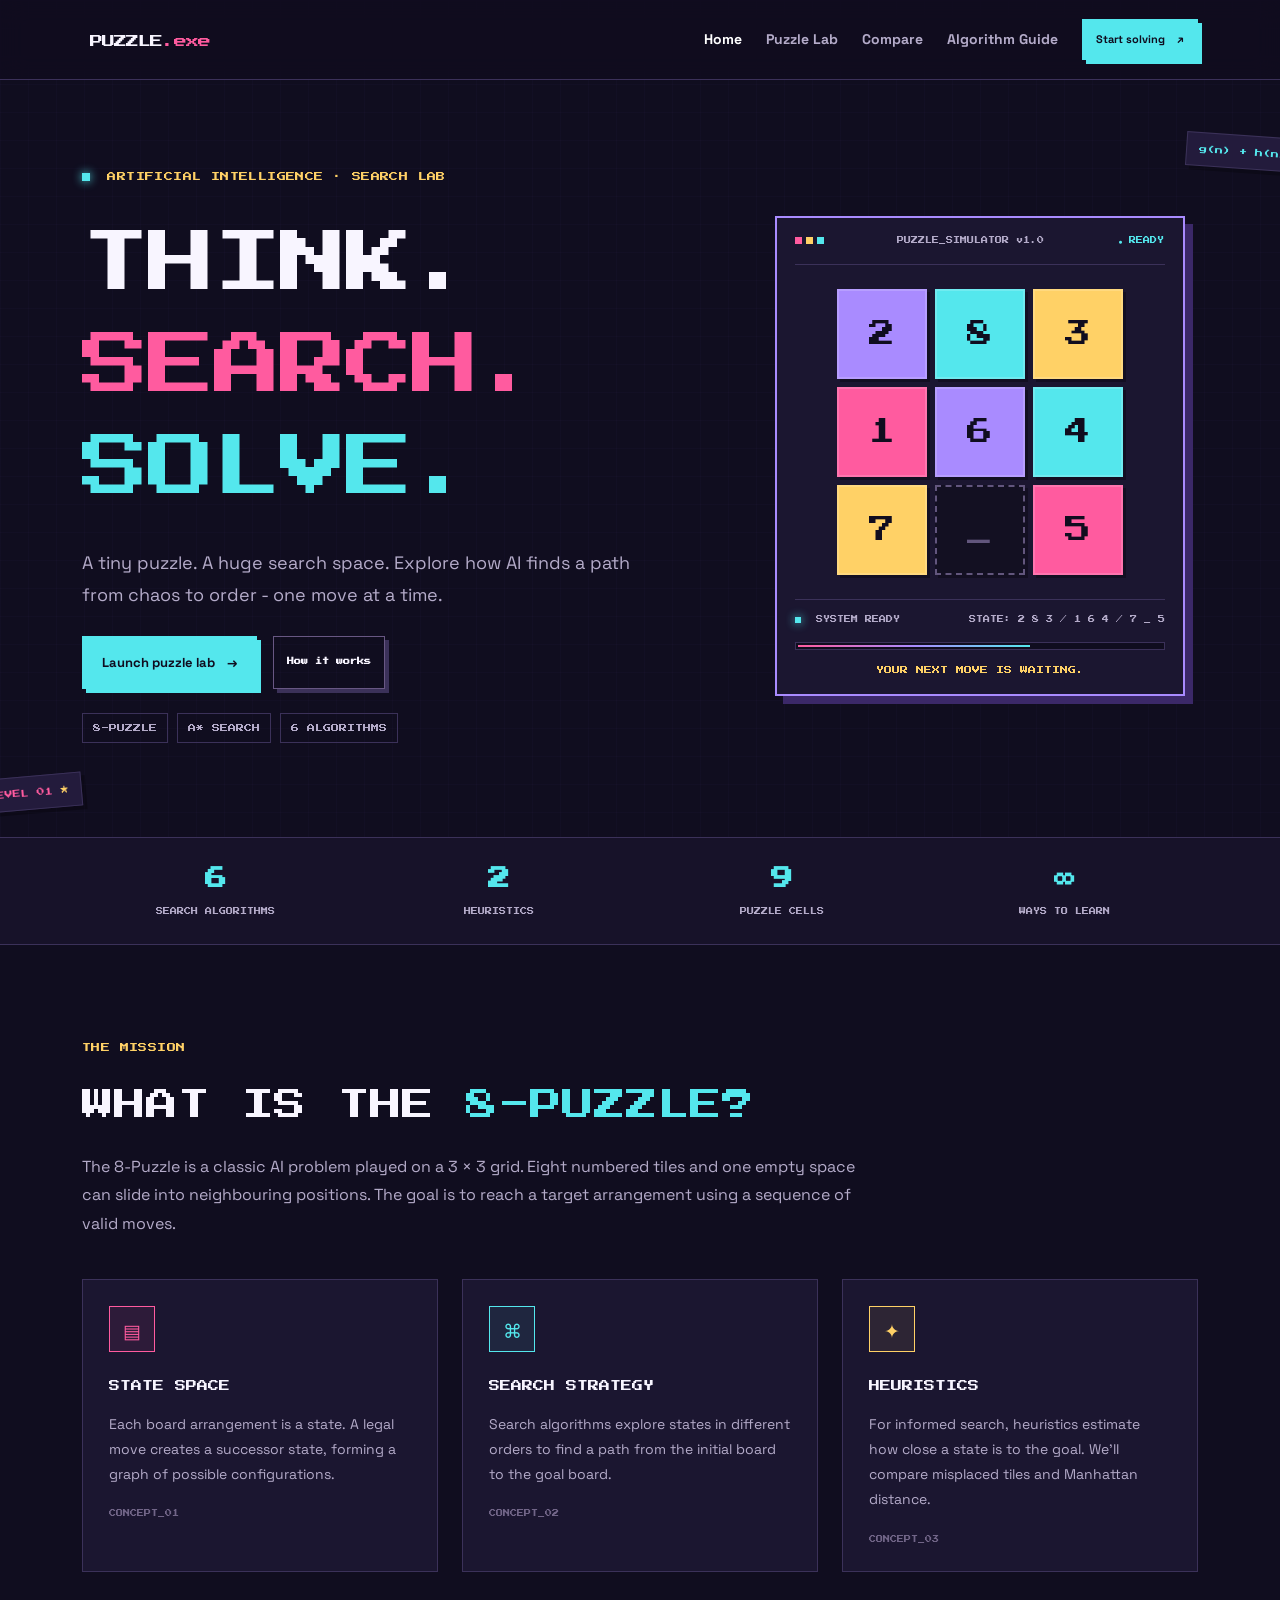
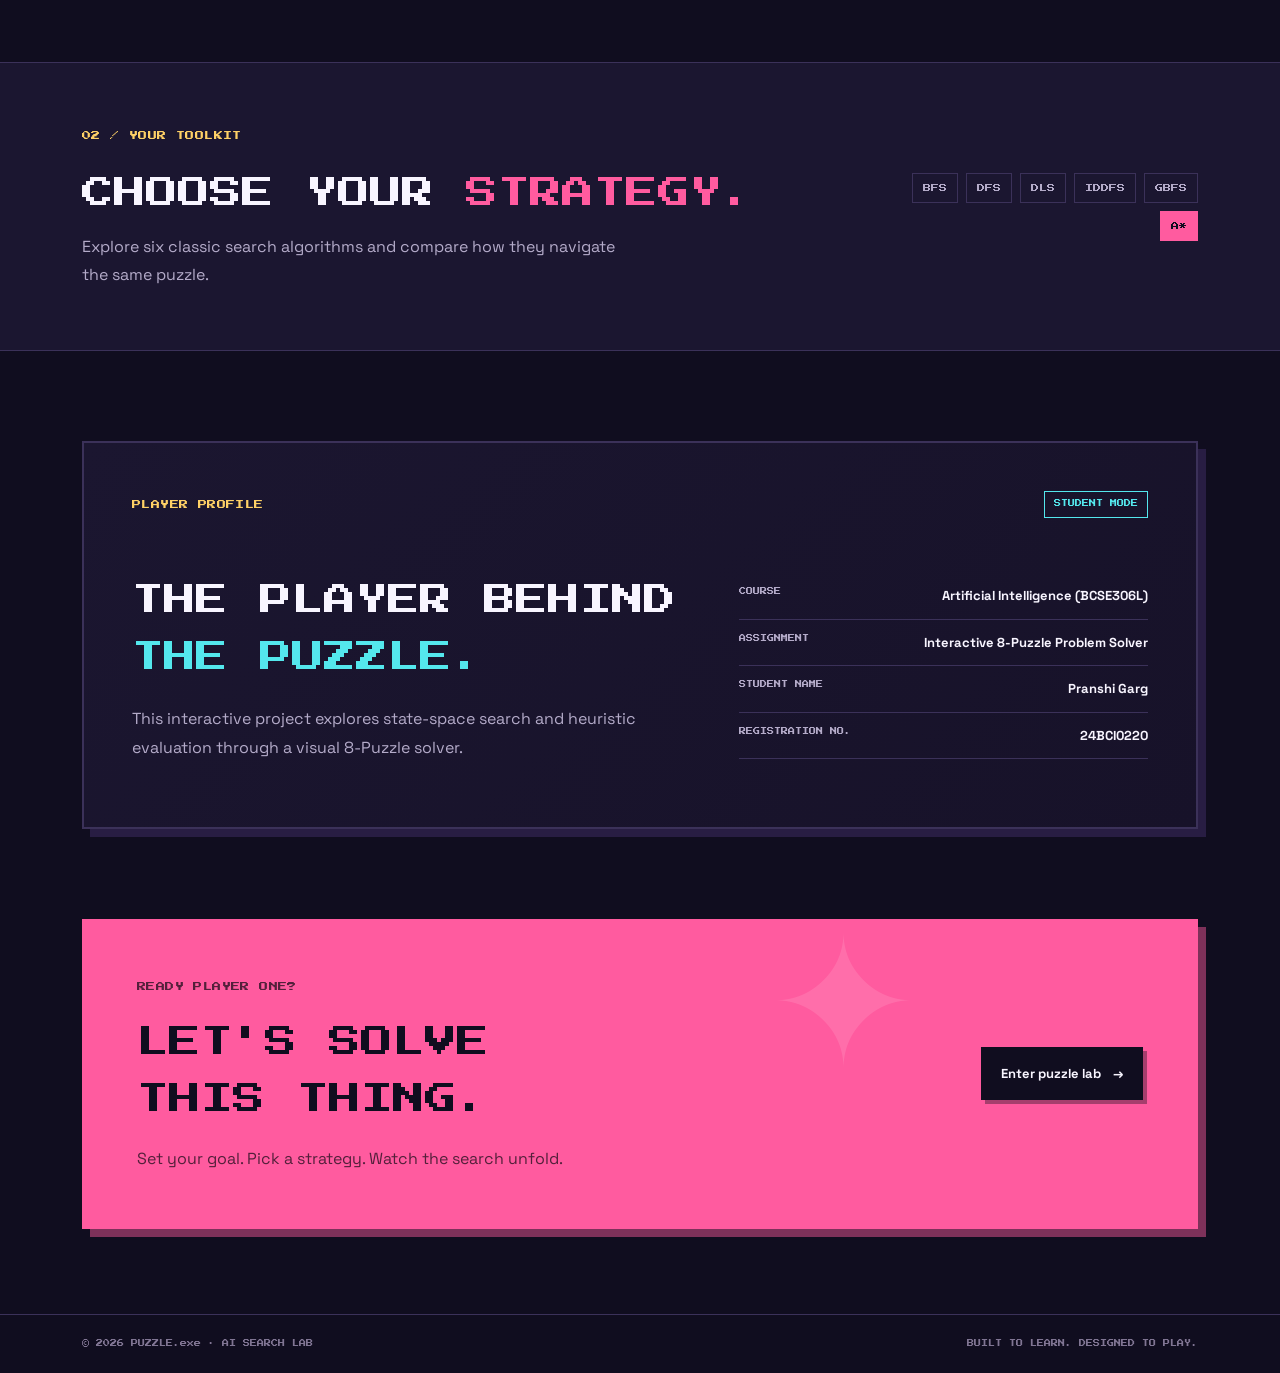
<file: index.html>
<!DOCTYPE html>
<html lang="en">
<head>
  <meta charset="UTF-8">
  <meta name="viewport" content="width=device-width, initial-scale=1.0">
  <meta name="description" content="An interactive 8-Puzzle visualizer for exploring AI state-space search algorithms.">
  <title>PUZZLE.exe | AI Search Lab</title>

  <!-- Bootstrap -->
  <link href="https://cdn.jsdelivr.net/npm/bootstrap@5.3.3/dist/css/bootstrap.min.css" rel="stylesheet">
  <link rel="preconnect" href="https://fonts.googleapis.com">
  <link rel="preconnect" href="https://fonts.gstatic.com" crossorigin>
  <link href="https://fonts.googleapis.com/css2?family=Press+Start+2P&family=Space+Grotesk:wght@400;500;600;700&display=swap" rel="stylesheet">
  <link rel="stylesheet" href="css/style.css">
</head>
<body>
  <div class="pixel-grid" aria-hidden="true"></div>

  <nav class="navbar navbar-expand-lg navbar-dark site-nav">
    <div class="container">
      <a class="navbar-brand brand-mark" href="index.html"><span class="brand-icon"></span> PUZZLE<span class="brand-dot">.exe</span></a>
      <button class="navbar-toggler" type="button" data-bs-toggle="collapse" data-bs-target="#mainNav"
        aria-controls="mainNav" aria-expanded="false" aria-label="Toggle navigation">
        <span class="navbar-toggler-icon"></span>
      </button>
      <div class="collapse navbar-collapse" id="mainNav">
        <ul class="navbar-nav ms-auto align-items-lg-center gap-lg-2">
          <li class="nav-item"><a class="nav-link active" aria-current="page" href="index.html">Home</a></li>
          <li class="nav-item"><a class="nav-link" href="puzzle.html">Puzzle Lab</a></li>
          <li class="nav-item"><a class="nav-link" href="comparison.html">Compare</a></li>
          <li class="nav-item"><a class="nav-link" href="algorithms.html">Algorithm Guide</a></li>
          <li class="nav-item ms-lg-2"><a class="btn btn-pixel btn-small" href="puzzle.html">Start solving <span aria-hidden="true">↗</span></a></li>
        </ul>
      </div>
    </div>
  </nav>

  <main>
    <section class="hero-section container">
      <div class="row align-items-center g-5">
        <div class="col-lg-7">
          <div class="eyebrow"><span class="status-dot"></span> ARTIFICIAL INTELLIGENCE · SEARCH LAB</div>
          <h1 class="hero-title">THINK.<br><span class="text-pink">SEARCH.</span><br><span class="text-cyan">SOLVE.</span></h1>
          <p class="hero-copy">A tiny puzzle. A huge search space. Explore how AI finds a path from chaos to order - one move at a time.</p>
          <div class="d-flex flex-wrap gap-3 mt-4">
            <a class="btn btn-pixel" href="puzzle.html">Launch puzzle lab <span aria-hidden="true">→</span></a>
            <a class="btn btn-outline-pixel" href="#about">How it works</a>
          </div>
          <div class="hero-tags mt-4">
            <span>8-PUZZLE</span><span>A* SEARCH</span><span>6 ALGORITHMS</span>
          </div>
        </div>

        <div class="col-lg-5">
          <div class="arcade-card" aria-label="Decorative example of an 8-puzzle board">
            <div class="arcade-topbar">
              <span class="window-lights"><i></i><i></i><i></i></span>
              <span>PUZZLE_SIMULATOR v1.0</span>
              <span class="live-label">● READY</span>
            </div>
            <div class="puzzle-preview">
              <div class="tile tile-purple">2</div><div class="tile tile-cyan">8</div><div class="tile tile-yellow">3</div>
              <div class="tile tile-pink">1</div><div class="tile tile-purple">6</div><div class="tile tile-cyan">4</div>
              <div class="tile tile-yellow">7</div><div class="tile tile-empty"><span>_</span></div><div class="tile tile-pink">5</div>
            </div>
            <div class="arcade-status">
              <span><span class="status-dot"></span> SYSTEM READY</span>
              <span>STATE: 2 8 3 / 1 6 4 / 7 _ 5</span>
            </div>
            <div class="pixel-progress"><span></span></div>
            <p class="arcade-caption">YOUR NEXT MOVE IS WAITING.</p>
          </div>
          <div class="floating-chip chip-one">g(n) + h(n)</div>
          <div class="floating-chip chip-two">LEVEL 01 <span>★</span></div>
        </div>
      </div>
    </section>

    <section class="stats-strip">
      <div class="container">
        <div class="row g-3 text-center">
          <div class="col-6 col-md-3"><div class="stat-item"><strong>6</strong><span>SEARCH ALGORITHMS</span></div></div>
          <div class="col-6 col-md-3"><div class="stat-item"><strong>2</strong><span>HEURISTICS</span></div></div>
          <div class="col-6 col-md-3"><div class="stat-item"><strong>9</strong><span>PUZZLE CELLS</span></div></div>
          <div class="col-6 col-md-3"><div class="stat-item"><strong>∞</strong><span>WAYS TO LEARN</span></div></div>
        </div>
      </div>
    </section>

    <section class="section-pad container" id="about">
      <div class="section-heading">
        <span class="section-kicker">THE MISSION</span>
        <h2>WHAT IS THE <span class="text-cyan">8-PUZZLE?</span></h2>
        <p>The 8-Puzzle is a classic AI problem played on a 3 × 3 grid. Eight numbered tiles and one empty space can slide into neighbouring positions. The goal is to reach a target arrangement using a sequence of valid moves.</p>
      </div>
      <div class="row g-4 mt-2">
        <div class="col-md-4">
          <article class="info-card">
            <div class="card-icon icon-pink">▤</div>
            <h3>STATE SPACE</h3>
            <p>Each board arrangement is a state. A legal move creates a successor state, forming a graph of possible configurations.</p>
            <span class="card-index">CONCEPT_01</span>
          </article>
        </div>
        <div class="col-md-4">
          <article class="info-card">
            <div class="card-icon icon-cyan">⌘</div>
            <h3>SEARCH STRATEGY</h3>
            <p>Search algorithms explore states in different orders to find a path from the initial board to the goal board.</p>
            <span class="card-index">CONCEPT_02</span>
          </article>
        </div>
        <div class="col-md-4">
          <article class="info-card">
            <div class="card-icon icon-yellow">✦</div>
            <h3>HEURISTICS</h3>
            <p>For informed search, heuristics estimate how close a state is to the goal. We'll compare misplaced tiles and Manhattan distance.</p>
            <span class="card-index">CONCEPT_03</span>
          </article>
        </div>
      </div>
    </section>

    <section class="algorithm-band">
      <div class="container algorithm-band-inner">
        <div>
          <span class="section-kicker">02 / YOUR TOOLKIT</span>
          <h2>CHOOSE YOUR <span class="text-pink">STRATEGY.</span></h2>
          <p>Explore six classic search algorithms and compare how they navigate the same puzzle.</p>
        </div>
        <div class="algorithm-pills" aria-label="Available search algorithms">
          <span>BFS</span><span>DFS</span><span>DLS</span><span>IDDFS</span><span>GBFS</span><span class="pill-active">A*</span>
        </div>
      </div>
    </section>

    <section class="section-pad container">
      <div class="student-panel">
        <div class="student-panel-header">
          <span class="section-kicker">PLAYER PROFILE</span>
          <span class="profile-badge">STUDENT MODE</span>
        </div>
        <div class="row g-4 align-items-center">
          <div class="col-md-7">
            <h2>THE PLAYER BEHIND<br><span class="text-cyan">THE PUZZLE.</span></h2>
            <p class="muted-copy">This interactive project explores state-space search and heuristic evaluation through a visual 8-Puzzle solver.</p>
          </div>
          <div class="col-md-5">
            <div class="detail-row"><span>COURSE</span><strong>Artificial Intelligence (BCSE306L)</strong></div>
            <div class="detail-row"><span>ASSIGNMENT</span><strong>Interactive 8-Puzzle Problem Solver</strong></div>
            <div class="detail-row"><span>STUDENT NAME</span><strong>Pranshi Garg</strong></div>
            <div class="detail-row"><span>REGISTRATION NO.</span><strong>24BCI0220</strong></div>
          </div>
        </div>
      </div>
    </section>

    <section class="final-cta container">
      <div class="cta-box">
        <div>
          <span class="section-kicker">READY PLAYER ONE?</span>
          <h2>LET'S SOLVE<br>THIS THING.</h2>
          <p>Set your goal. Pick a strategy. Watch the search unfold.</p>
        </div>
        <a href="puzzle.html" class="btn btn-pixel">Enter puzzle lab <span aria-hidden="true">→</span></a>
        <span class="cta-decoration" aria-hidden="true">✦</span>
      </div>
    </section>
  </main>

  <footer class="site-footer">
    <div class="container d-flex flex-column flex-md-row justify-content-between gap-2">
      <span>© <span id="currentYear"></span> PUZZLE.exe · AI SEARCH LAB</span>
      <span>BUILT TO LEARN. DESIGNED TO PLAY.</span>
    </div>
  </footer>

  <script src="https://cdn.jsdelivr.net/npm/bootstrap@5.3.3/dist/js/bootstrap.bundle.min.js"></script>
  <script src="js/app.js"></script>
</body>
</html>
</file>
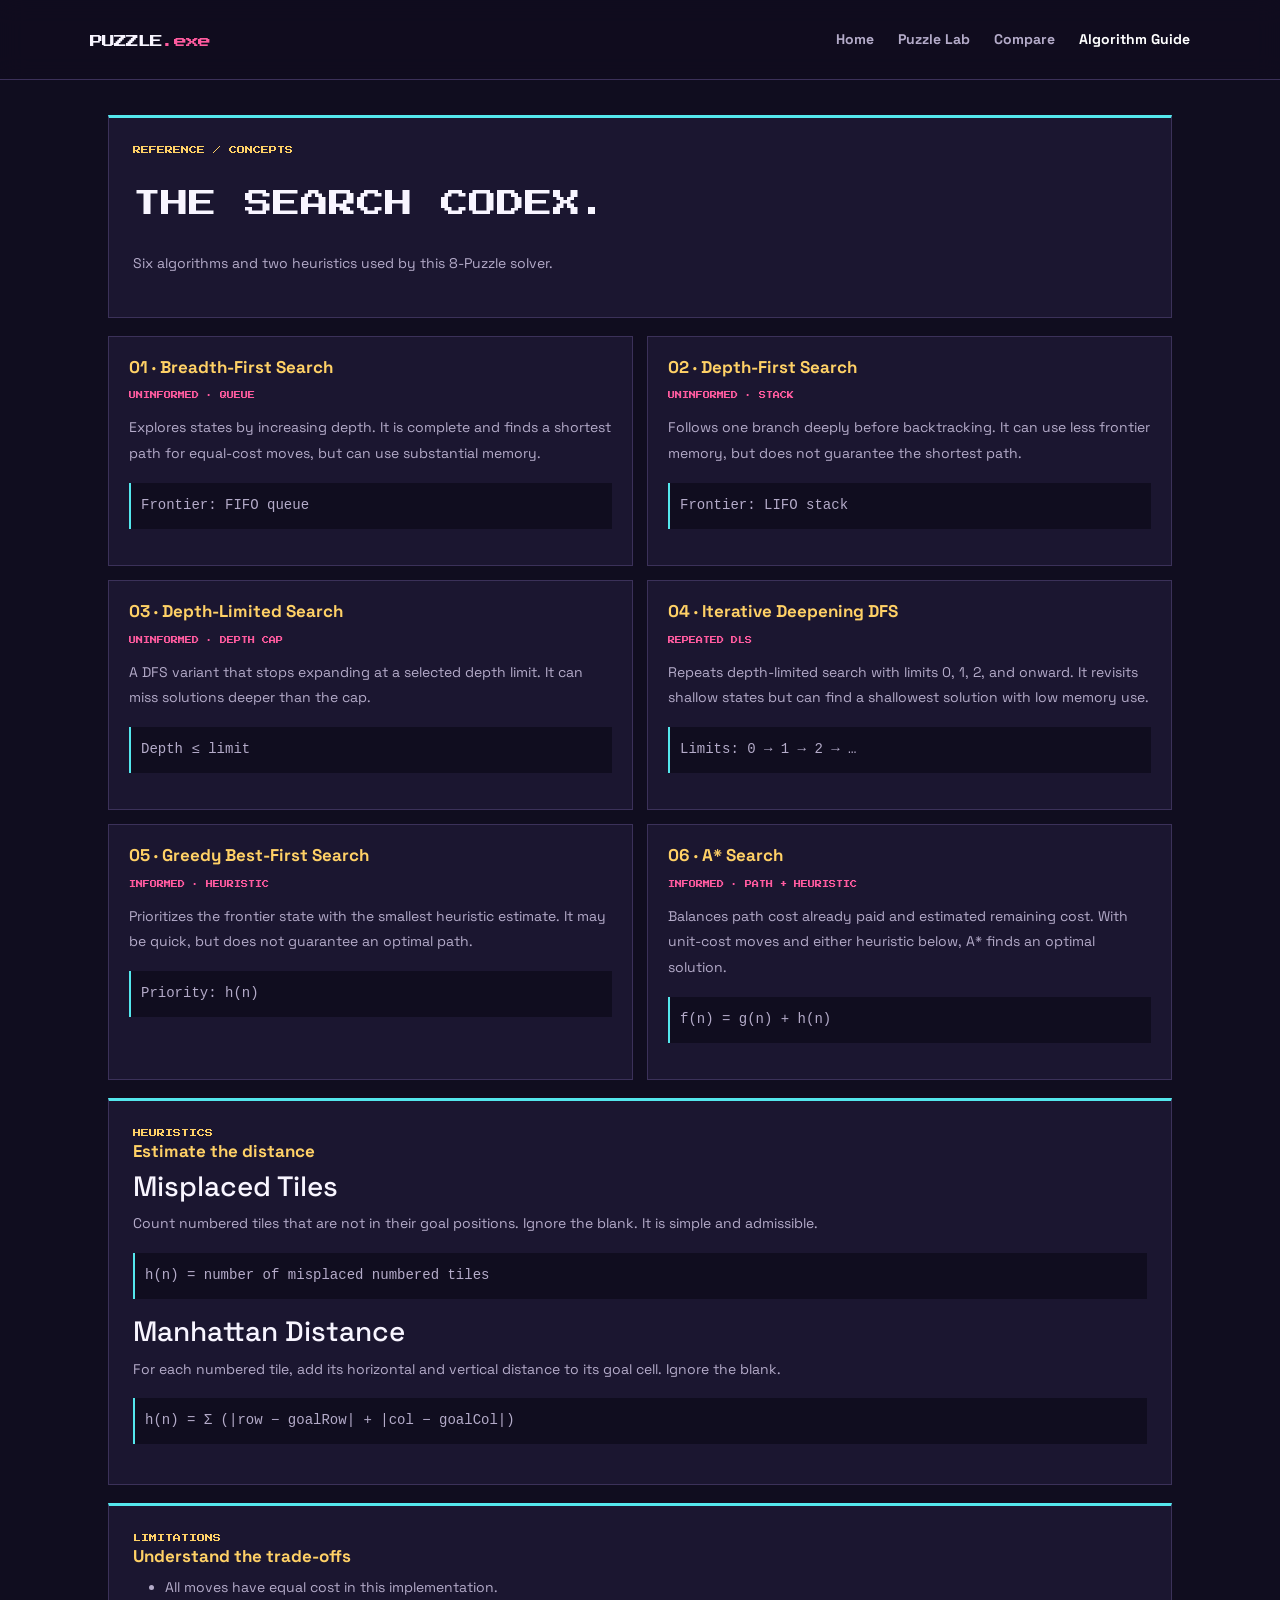
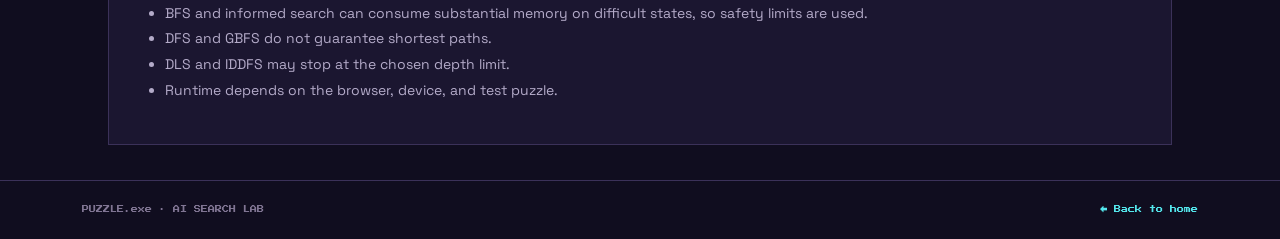
<file: algorithms.html>
<!doctype html>
<html lang="en">

<head>
    <meta charset="utf-8">
    <meta name="viewport" content="width=device-width, initial-scale=1">
    <title>Algorithm Guide | 8-Puzzle AI</title>
    
    <link href="https://cdn.jsdelivr.net/npm/bootstrap@5.3.3/dist/css/bootstrap.min.css" rel="stylesheet">
    <link rel="preconnect" href="https://fonts.googleapis.com">
    <link rel="preconnect" href="https://fonts.gstatic.com" crossorigin>
    <link href="https://fonts.googleapis.com/css2?family=Press+Start+2P&family=Space+Grotesk:wght@400;500;600;700&display=swap" rel="stylesheet">
    <link rel="stylesheet" href="css/style.css">

    
    <style>
        body {
            background: var(--bg);
            color: var(--white);
            font-family: var(--body);
        }

        .guide-wrap {
            max-width: 1100px;
            margin: 35px auto;
            padding: 0 18px;
        }

        .guide-hero,
        .guide-card {
            padding: 24px;
            margin: 18px 0;
            background: var(--panel);
            border: 1px solid var(--line);
            border-top: 3px solid var(--cyan);
        }

        .guide-kicker {
            color: var(--yellow);
            font-family: var(--pixel);
            font-size: 8px;
            line-height: 2;
        }

        .guide-hero h1 {
            font-family: var(--pixel);
            font-size: clamp(17px, 3vw, 28px);
            line-height: 1.9;
            margin: 20px 0;
        }

        .guide-grid {
            display: grid;
            grid-template-columns: repeat(2, minmax(0, 1fr));
            gap: 14px;
        }

        .guide-alg {
            padding: 20px;
            background: var(--panel);
            border: 1px solid var(--line);
        }

        .guide-alg h2,
        .guide-card h2 {
            color: var(--yellow);
            font-size: 17px;
            font-weight: 700;
        }

        .guide-tag {
            color: var(--pink);
            font-family: var(--pixel);
            font-size: 7px;
            line-height: 2;
            margin: 12px 0;
        }

        .guide-alg p,
        .guide-card p,
        .guide-card li,
        .guide-hero p {
            color: var(--muted);
            font-size: 14px;
            line-height: 1.85;
        }

        .guide-formula {
            padding: 10px;
            background: var(--bg);
            border-left: 2px solid var(--cyan);
            color: var(--cyan);
            font-family: monospace;
            overflow-wrap: anywhere;
        }

        @media (max-width: 650px) {
            .guide-grid {
                grid-template-columns: 1fr;
            }

            .guide-hero,
            .guide-card {
                padding: 17px;
            }
        }
    </style>

</head>

<body>
    <nav class="navbar navbar-expand-lg navbar-dark site-nav">
        <div class="container">
        <a class="navbar-brand brand-mark" href="index.html"><span class="brand-icon"></span> PUZZLE<span class="brand-dot">.exe</span></a>
        <button class="navbar-toggler" type="button" data-bs-toggle="collapse" data-bs-target="#mainNav" aria-controls="mainNav" aria-expanded="false" aria-label="Toggle navigation">
            <span class="navbar-toggler-icon"></span>
        </button>
        <div class="collapse navbar-collapse" id="mainNav">
            <ul class="navbar-nav ms-auto align-items-lg-center gap-lg-2">
            <li class="nav-item"><a class="nav-link" href="index.html">Home</a></li>
            <li class="nav-item"><a class="nav-link" href="puzzle.html">Puzzle Lab</a></li>
            <li class="nav-item"><a class="nav-link" href="comparison.html">Compare</a></li>
            <li class="nav-item"><a class="nav-link active" aria-current="page" href="algorithms.html">Algorithm Guide</a></li>
            </ul>
        </div>
        </div>
    </nav>
    <main class="guide-wrap">
        <header class="guide-hero">
            <div class="guide-kicker">REFERENCE / CONCEPTS</div>
            <h1>THE SEARCH CODEX.</h1>
            <p>Six algorithms and two heuristics used by this 8-Puzzle solver.</p>
        </header>
        <section class="guide-grid">
            <article class="guide-alg">
                <h2>01 · Breadth-First Search</h2>
                <div class="guide-tag">UNINFORMED · QUEUE</div>
                <p>Explores states by increasing depth. It is complete and finds a shortest path for equal-cost moves,
                    but can use substantial memory.</p>
                <p class="guide-formula">Frontier: FIFO queue</p>
            </article>
            <article class="guide-alg">
                <h2>02 · Depth-First Search</h2>
                <div class="guide-tag">UNINFORMED · STACK</div>
                <p>Follows one branch deeply before backtracking. It can use less frontier memory, but does not
                    guarantee the shortest path.</p>
                <p class="guide-formula">Frontier: LIFO stack</p>
            </article>
            <article class="guide-alg">
                <h2>03 · Depth-Limited Search</h2>
                <div class="guide-tag">UNINFORMED · DEPTH CAP</div>
                <p>A DFS variant that stops expanding at a selected depth limit. It can miss solutions deeper than the
                    cap.</p>
                <p class="guide-formula">Depth ≤ limit</p>
            </article>
            <article class="guide-alg">
                <h2>04 · Iterative Deepening DFS</h2>
                <div class="guide-tag">REPEATED DLS</div>
                <p>Repeats depth-limited search with limits 0, 1, 2, and onward. It revisits shallow states but can find
                    a shallowest solution with low memory use.</p>
                <p class="guide-formula">Limits: 0 → 1 → 2 → …</p>
            </article>
            <article class="guide-alg">
                <h2>05 · Greedy Best-First Search</h2>
                <div class="guide-tag">INFORMED · HEURISTIC</div>
                <p>Prioritizes the frontier state with the smallest heuristic estimate. It may be quick, but does not
                    guarantee an optimal path.</p>
                <p class="guide-formula">Priority: h(n)</p>
            </article>
            <article class="guide-alg">
                <h2>06 · A* Search</h2>
                <div class="guide-tag">INFORMED · PATH + HEURISTIC</div>
                <p>Balances path cost already paid and estimated remaining cost. With unit-cost moves and either
                    heuristic below, A* finds an optimal solution.</p>
                <p class="guide-formula">f(n) = g(n) + h(n)</p>
            </article>
        </section>
        <section class="guide-card">
            <div class="guide-kicker">HEURISTICS</div>
            <h2>Estimate the distance</h2>
            <h3>Misplaced Tiles</h3>
            <p>Count numbered tiles that are not in their goal positions. Ignore the blank. It is simple and admissible.
            </p>
            <p class="guide-formula">h(n) = number of misplaced numbered tiles</p>
            <h3>Manhattan Distance</h3>
            <p>For each numbered tile, add its horizontal and vertical distance to its goal cell. Ignore the blank.</p>
            <p class="guide-formula">h(n) = Σ (|row − goalRow| + |col − goalCol|)</p>
        </section>
        <section class="guide-card">
            <div class="guide-kicker">LIMITATIONS</div>
            <h2>Understand the trade-offs</h2>
            <ul>
                <li>All moves have equal cost in this implementation.</li>
                <li>BFS and informed search can consume substantial memory on difficult states, so safety limits are
                    used.</li>
                <li>DFS and GBFS do not guarantee shortest paths.</li>
                <li>DLS and IDDFS may stop at the chosen depth limit.</li>
                <li>Runtime depends on the browser, device, and test puzzle.</li>
            </ul>
        </section>
    </main>

    <footer class="site-footer"><div class="container d-flex flex-column flex-md-row justify-content-between gap-2"><span>PUZZLE.exe · AI SEARCH LAB</span><a class="footer-link" href="index.html">← Back to home</a></div></footer>

</body>

</html>
</file>
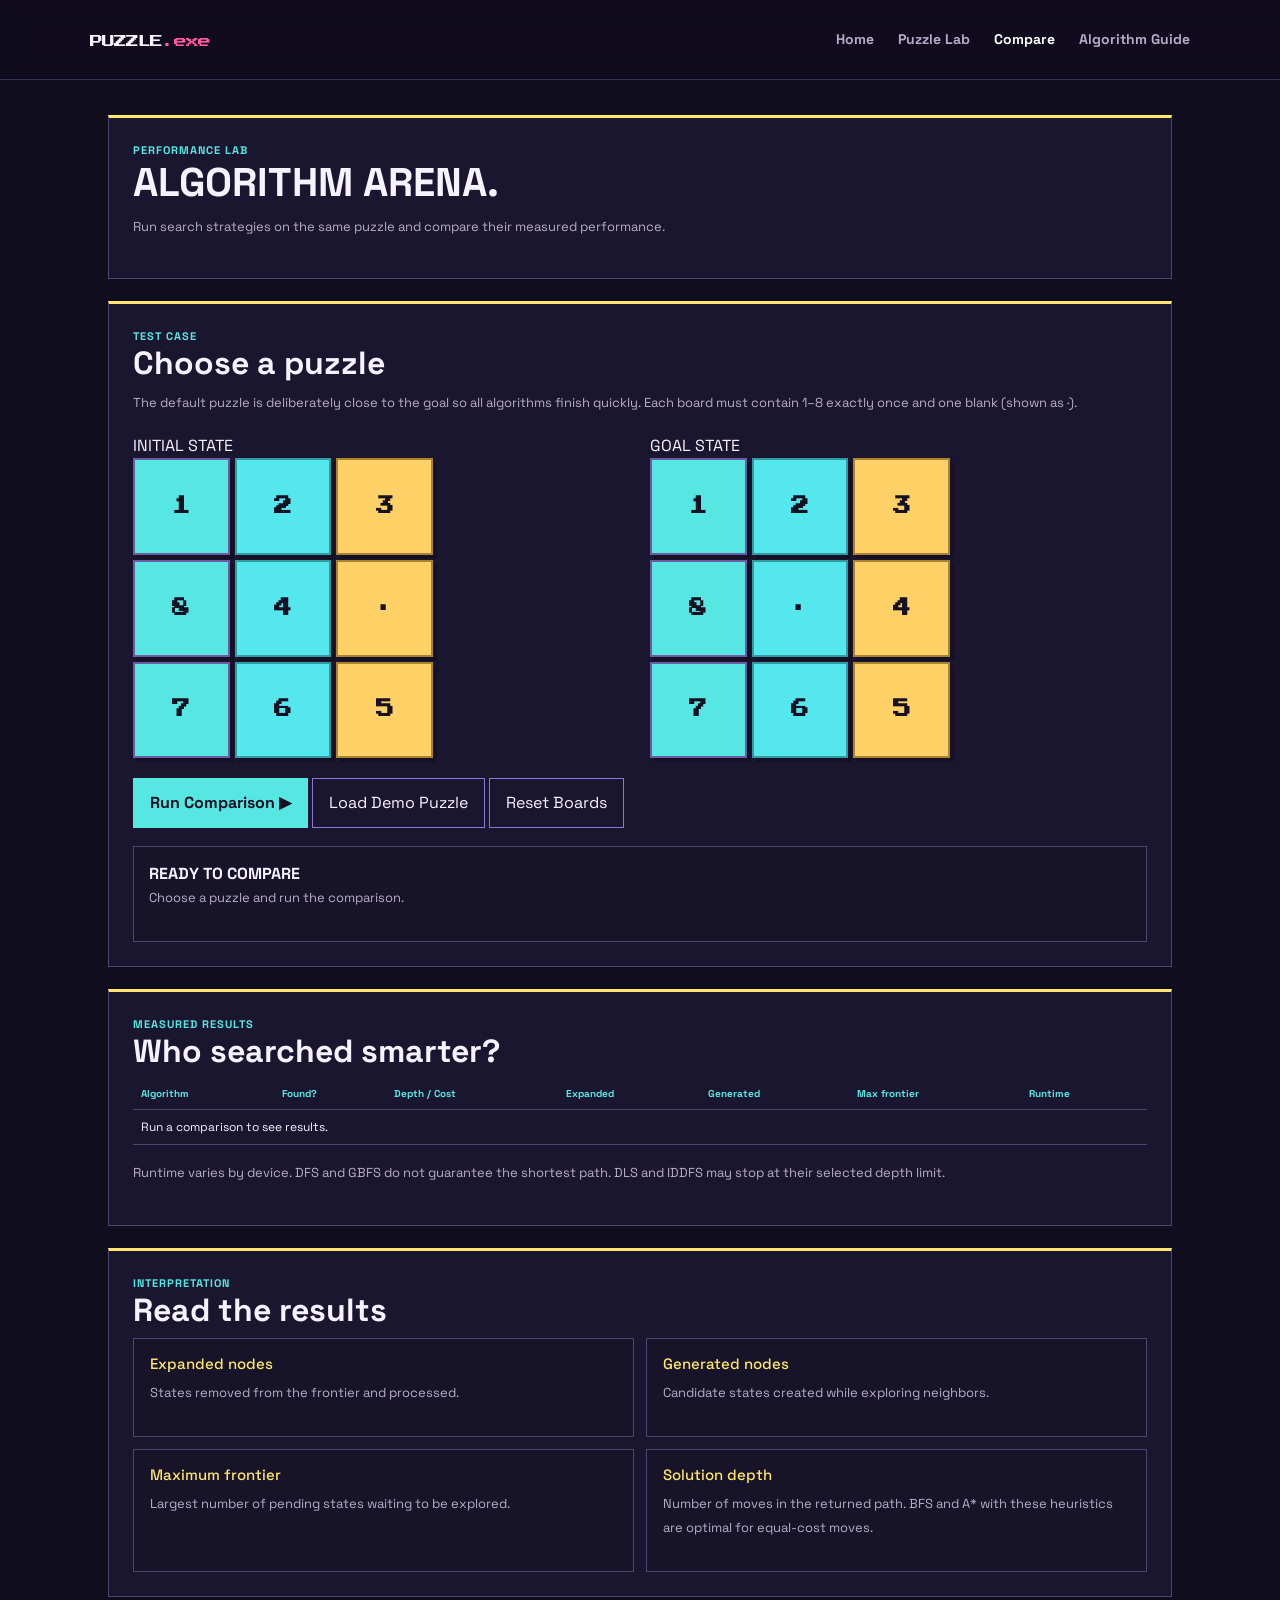
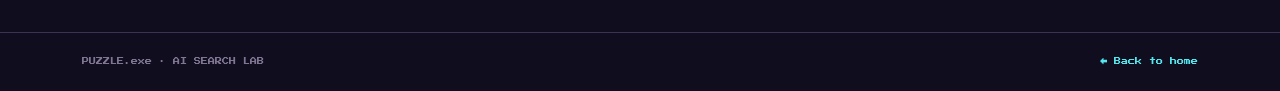
<file: comparison.html>
<!doctype html>
<html lang="en">

<head>
    <meta charset="utf-8">
    <meta name="viewport" content="width=device-width, initial-scale=1">
    <title>Algorithm Arena | 8-Puzzle AI</title>
    <link href="https://cdn.jsdelivr.net/npm/bootstrap@5.3.3/dist/css/bootstrap.min.css" rel="stylesheet">
    <link rel="preconnect" href="https://fonts.googleapis.com">
    <link rel="preconnect" href="https://fonts.gstatic.com" crossorigin>
    <link href="https://fonts.googleapis.com/css2?family=Press+Start+2P&family=Space+Grotesk:wght@400;500;600;700&display=swap" rel="stylesheet">
    <link rel="stylesheet" href="css/style.css">
    <style>

        .compare-wrap {
            max-width: 1100px;
            margin: 35px auto;
            padding: 0 18px
        }

        .panel {
            margin: 22px 0;
            padding: 24px;
            background: #1b1630;
            border: 1px solid #51446e;
            border-top: 3px solid #ffe66d;
            color: #f7f2ff
        }

        .panel h1,
        .panel h2 {
            font-weight: 800
        }

        .muted {
            color: #b8adc9;
            font-size: 13px;
            line-height: 1.8
        }

        .boards {
            display: grid;
            grid-template-columns: repeat(2, minmax(0, 1fr));
            gap: 20px;
            margin: 20px 0
        }

        .edit-board {
            display: grid;
            grid-template-columns: repeat(3, minmax(0, 1fr));
            gap: 5px;
            max-width: 300px
        }

        .tile-select {
            width: 100%;
            min-width: 0;
            aspect-ratio: 1;
            text-align: center;
            border-radius: 0;
            background: #57e7e2;
            color: #151022;
            font-weight: bold;
            font-size: 18px;
            padding: 0
        }

        .pixel-button {
            padding: 12px 16px;
            border: 1px solid #57e7e2;
            background: #57e7e2;
            color: #151022;
            font-weight: bold;
            border-radius: 0
        }

        .outline-button {
            padding: 12px 16px;
            border: 1px solid #8e75d9;
            background: transparent;
            color: #f7f2ff;
            border-radius: 0
        }

        .status {
            margin-top: 18px;
            padding: 15px;
            background: #171329;
            border: 1px solid #51446e;
            color: #f7f2ff
        }

        .table {
            color: #f7f2ff;
            --bs-table-bg: transparent;
            --bs-table-color: #f7f2ff;
            --bs-table-border-color: #51446e;
            font-size: 12px
        }

        .table th {
            color: #57e7e2;
            font-size: 10px
        }

        .table td,
        .table th {
            white-space: nowrap
        }

        .good {
            color: #4bc89a
        }

        .bad {
            color: #ff70a6
        }

        .explain-grid {
            display: grid;
            grid-template-columns: repeat(2, minmax(0, 1fr));
            gap: 12px
        }

        .explain-grid article {
            padding: 16px;
            background: #171329;
            border: 1px solid #51446e
        }

        .explain-grid h3 {
            color: #ffe66d;
            font-size: 15px
        }

        .small-title {
            color: #57e7e2;
            font-size: 11px;
            font-weight: bold;
            letter-spacing: 1px
        }

        .navline {
            padding: 18px 0;
            border-bottom: 1px solid #51446e
        }

        .navline a {
            color: #f7f2ff;
            margin-right: 18px;
            text-decoration: none
        }

        .navline a:hover {
            color: #57e7e2
        }

        @media(max-width:650px) {

            .boards,
            .explain-grid {
                grid-template-columns: 1fr
            }

            .panel {
                padding: 16px
            }
        }
    </style>
</head>

<body>
    <nav class="navbar navbar-expand-lg navbar-dark site-nav">
        <div class="container">
        <a class="navbar-brand brand-mark" href="index.html"><span class="brand-icon"></span> PUZZLE<span class="brand-dot">.exe</span></a>
        <button class="navbar-toggler" type="button" data-bs-toggle="collapse" data-bs-target="#mainNav" aria-controls="mainNav" aria-expanded="false" aria-label="Toggle navigation">
            <span class="navbar-toggler-icon"></span>
        </button>
        <div class="collapse navbar-collapse" id="mainNav">
            <ul class="navbar-nav ms-auto align-items-lg-center gap-lg-2">
            <li class="nav-item"><a class="nav-link" href="index.html">Home</a></li>
            <li class="nav-item"><a class="nav-link" href="puzzle.html">Puzzle Lab</a></li>
            <li class="nav-item"><a class="nav-link active" aria-current="page" href="comparison.html">Compare</a></li>
            <li class="nav-item"><a class="nav-link" href="algorithms.html">Algorithm Guide</a></li>
            </ul>
        </div>
        </div>
    </nav>
    <main class="compare-wrap">
        <header class="panel">
            <div class="small-title">PERFORMANCE LAB</div>
            <h1>ALGORITHM ARENA.</h1>
            <p class="muted">Run search strategies on the same puzzle and compare their measured performance.</p>
        </header>
        <section class="panel">
            <div class="small-title">TEST CASE</div>
            <h2>Choose a puzzle</h2>
            <p class="muted">The default puzzle is deliberately close to the goal so all algorithms finish quickly. Each
                board must contain 1–8 exactly once and one blank (shown as ·).</p>
            <div class="boards">
                <div><label>INITIAL STATE</label>
                    <div id="compareInitialBoard" class="edit-board"></div>
                </div>
                <div><label>GOAL STATE</label>
                    <div id="compareGoalBoard" class="edit-board"></div>
                </div>
            </div>
            <button class="pixel-button" id="runComparisonBtn">Run Comparison ▶</button> <button class="outline-button"
                id="loadDemoPuzzle">Load Demo Puzzle</button> <button class="outline-button" id="resetCompareBtn">Reset
                Boards</button>
            <div id="compareStatus" class="status" role="status"><strong>READY TO COMPARE</strong>
                <p class="muted">Choose a puzzle and run the comparison.</p>
            </div>
        </section>
        <section class="panel">
            <div class="small-title">MEASURED RESULTS</div>
            <h2>Who searched smarter?</h2>
            <div class="table-responsive">
                <table class="table align-middle">
                    <thead>
                        <tr>
                            <th>Algorithm</th>
                            <th>Found?</th>
                            <th>Depth / Cost</th>
                            <th>Expanded</th>
                            <th>Generated</th>
                            <th>Max frontier</th>
                            <th>Runtime</th>
                        </tr>
                    </thead>
                    <tbody id="compareResultsBody">
                        <tr>
                            <td colspan="7">Run a comparison to see results.</td>
                        </tr>
                    </tbody>
                </table>
            </div>
            <p class="muted">Runtime varies by device. DFS and GBFS do not guarantee the shortest path. DLS and IDDFS
                may stop at their selected depth limit.</p>
        </section>
        <section class="panel">
            <div class="small-title">INTERPRETATION</div>
            <h2>Read the results</h2>
            <div class="explain-grid">
                <article>
                    <h3>Expanded nodes</h3>
                    <p class="muted">States removed from the frontier and processed.</p>
                </article>
                <article>
                    <h3>Generated nodes</h3>
                    <p class="muted">Candidate states created while exploring neighbors.</p>
                </article>
                <article>
                    <h3>Maximum frontier</h3>
                    <p class="muted">Largest number of pending states waiting to be explored.</p>
                </article>
                <article>
                    <h3>Solution depth</h3>
                    <p class="muted">Number of moves in the returned path. BFS and A* with these heuristics are optimal
                        for equal-cost moves.</p>
                </article>
            </div>
        </section>
    </main>

    <footer class="site-footer"><div class="container d-flex flex-column flex-md-row justify-content-between gap-2"><span>PUZZLE.exe · AI SEARCH LAB</span><a class="footer-link" href="index.html">← Back to home</a></div></footer>

    <script src="js/search.js"></script>
    <script src="js/compare.js"></script>
</body>

</html>
</file>
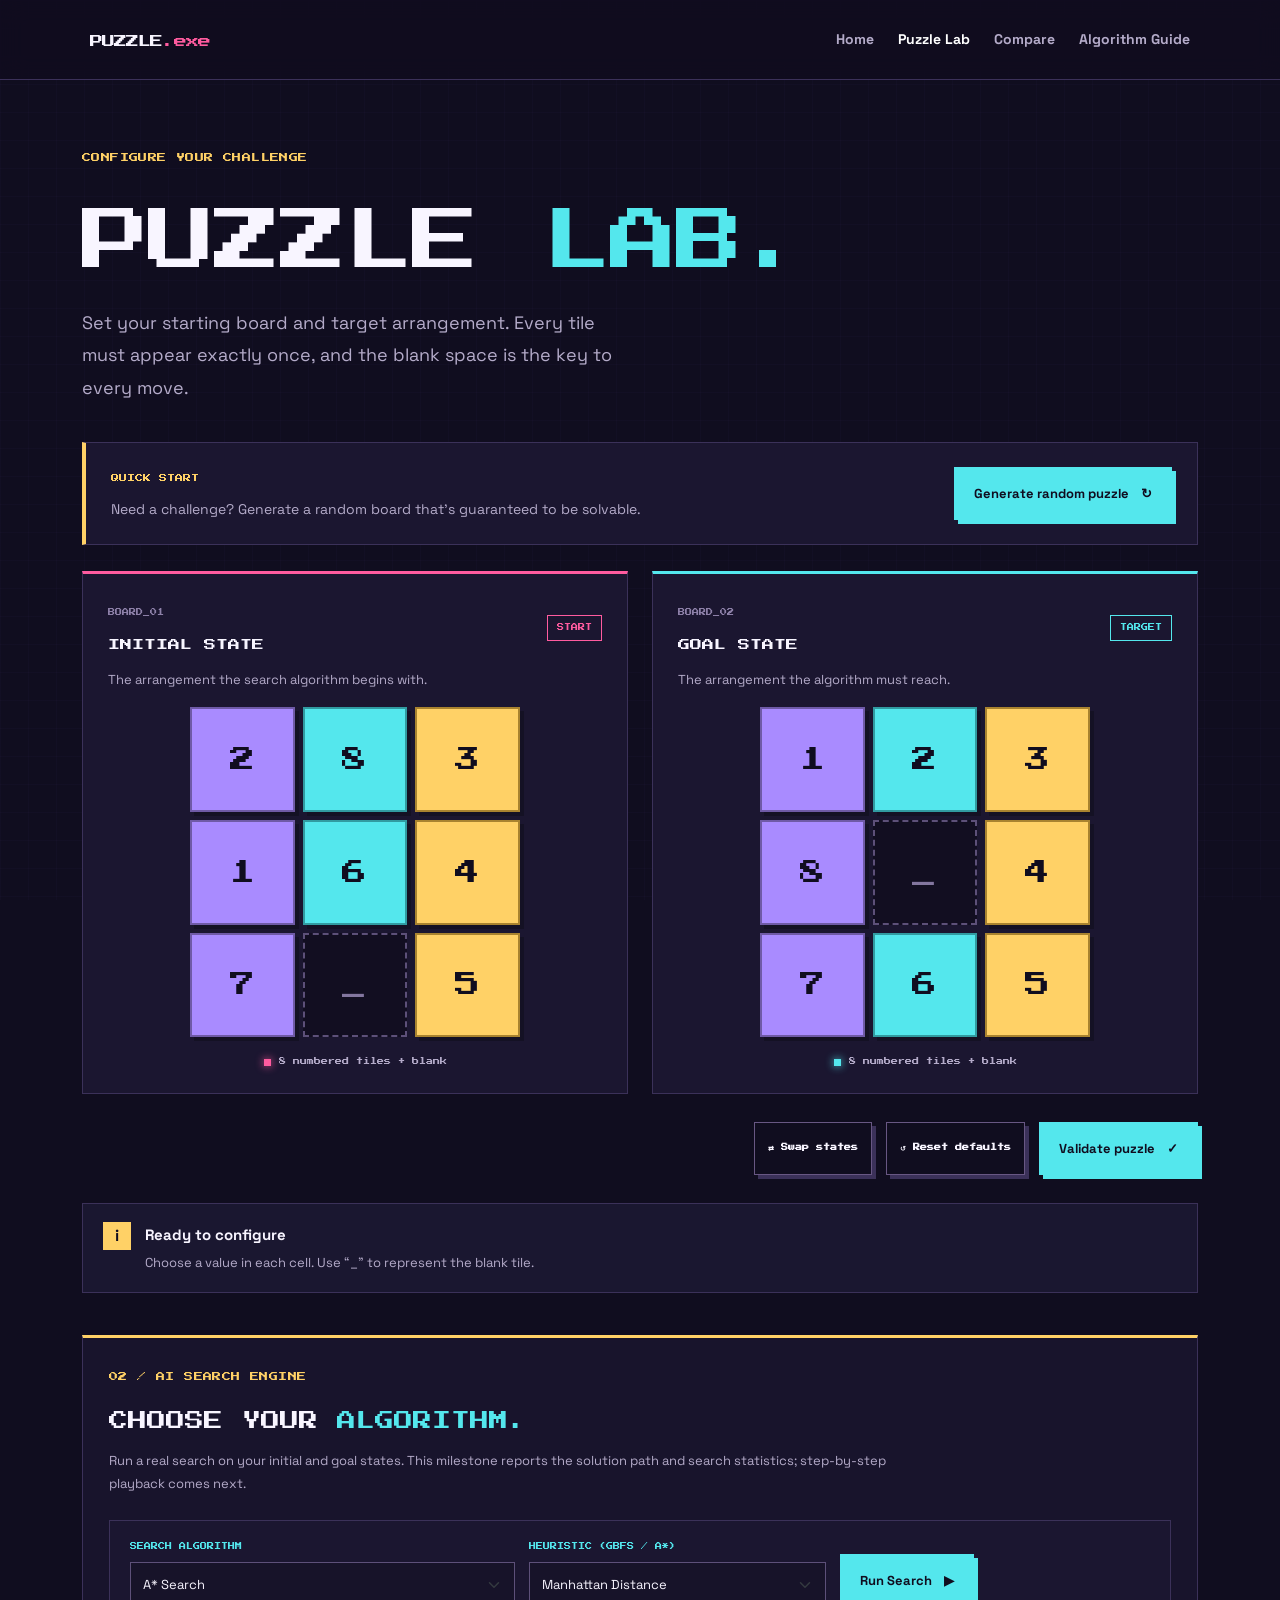
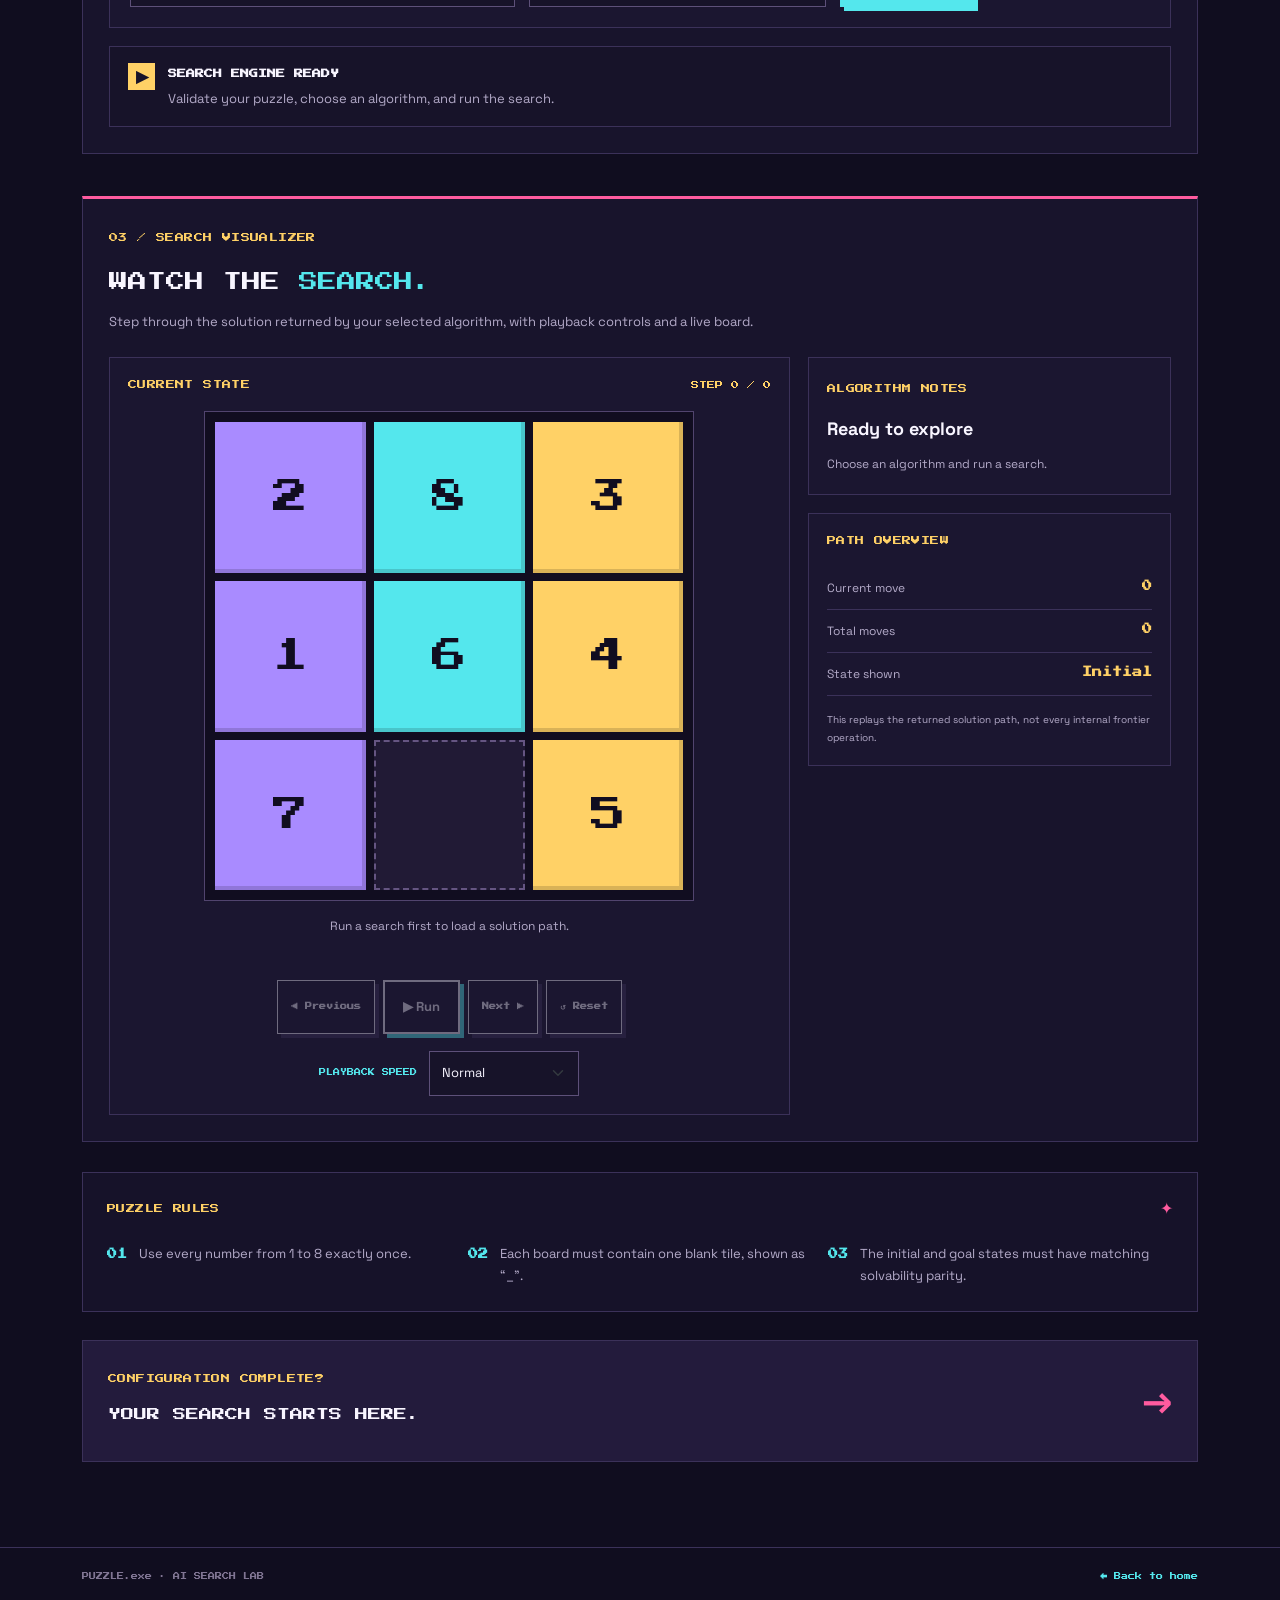
<file: puzzle.html>
<!DOCTYPE html>
<html lang="en">
<head>
  <meta charset="UTF-8">
  <meta name="viewport" content="width=device-width, initial-scale=1.0">
  <meta name="description" content="Set the initial and goal states for the 8-Puzzle AI solver.">
  <title>Puzzle Lab | PUZZLE.exe</title>
  <link href="https://cdn.jsdelivr.net/npm/bootstrap@5.3.3/dist/css/bootstrap.min.css" rel="stylesheet">
  <link rel="preconnect" href="https://fonts.googleapis.com">
  <link rel="preconnect" href="https://fonts.gstatic.com" crossorigin>
  <link href="https://fonts.googleapis.com/css2?family=Press+Start+2P&family=Space+Grotesk:wght@400;500;600;700&display=swap" rel="stylesheet">
  <link rel="stylesheet" href="css/style.css">
</head>
<body>
  <div class="pixel-grid" aria-hidden="true"></div>
  <nav class="navbar navbar-expand-lg navbar-dark site-nav">
    <div class="container">
      <a class="navbar-brand brand-mark" href="index.html"><span class="brand-icon"></span> PUZZLE<span class="brand-dot">.exe</span></a>
      <button class="navbar-toggler" type="button" data-bs-toggle="collapse" data-bs-target="#mainNav" aria-controls="mainNav" aria-expanded="false" aria-label="Toggle navigation">
        <span class="navbar-toggler-icon"></span>
      </button>
      <div class="collapse navbar-collapse" id="mainNav">
        <ul class="navbar-nav ms-auto align-items-lg-center gap-lg-2">
          <li class="nav-item"><a class="nav-link" href="index.html">Home</a></li>
          <li class="nav-item"><a class="nav-link active" aria-current="page" href="puzzle.html">Puzzle Lab</a></li>
          <li class="nav-item"><a class="nav-link" href="comparison.html">Compare</a></li>
          <li class="nav-item"><a class="nav-link" href="algorithms.html">Algorithm Guide</a></li>
        </ul>
      </div>
    </div>
  </nav>

  <main class="container puzzle-page">
    <header class="puzzle-page-heading">
      <span class="section-kicker">CONFIGURE YOUR CHALLENGE</span>
      <h1 class="hero-title">PUZZLE <span class="text-cyan">LAB.</span></h1>
      <p class="hero-copy">Set your starting board and target arrangement. Every tile must appear exactly once, and the blank space is the key to every move.</p>
    </header>

    <div class="puzzle-toolbar">
      <div>
        <span class="toolbar-label">QUICK START</span>
        <p>Need a challenge? Generate a random board that's guaranteed to be solvable.</p>
      </div>
      <button class="btn btn-pixel" id="randomBtn" type="button">Generate random puzzle <span aria-hidden="true">↻</span></button>
    </div>

    <div class="row g-4 puzzle-boards-row">
      <div class="col-lg-6">
        <section class="board-panel">
          <div class="board-panel-heading">
            <div><span class="board-number">BOARD_01</span><h2>INITIAL STATE</h2></div>
            <span class="board-tag tag-pink">START</span>
          </div>
          <p class="board-help">The arrangement the search algorithm begins with.</p>
          <div class="puzzle-board" id="initialBoard" aria-label="Initial state tile selectors"></div>
          <div class="board-footer"><span class="mini-status-dot"></span> <span id="initialCount">9 cells</span></div>
        </section>
      </div>
      <div class="col-lg-6">
        <section class="board-panel goal-panel">
          <div class="board-panel-heading">
            <div><span class="board-number">BOARD_02</span><h2>GOAL STATE</h2></div>
            <span class="board-tag tag-cyan">TARGET</span>
          </div>
          <p class="board-help">The arrangement the algorithm must reach.</p>
          <div class="puzzle-board" id="goalBoard" aria-label="Goal state tile selectors"></div>
          <div class="board-footer"><span class="mini-status-dot cyan-dot"></span> <span id="goalCount">9 cells</span></div>
        </section>
      </div>
    </div>

    <div class="puzzle-action-row">
      <button class="btn btn-outline-pixel" id="swapBtn" type="button">⇄ Swap states</button>
      <button class="btn btn-outline-pixel" id="resetBtn" type="button">↺ Reset defaults</button>
      <button class="btn btn-pixel" id="validateBtn" type="button">Validate puzzle <span aria-hidden="true">✓</span></button>
    </div>

    <div class="validation-panel" id="validationPanel" role="status" aria-live="polite">
      <span class="validation-icon" id="validationIcon">i</span>
      <div><strong id="validationTitle">Ready to configure</strong><p id="validationMessage">Choose a value in each cell. Use “_” to represent the blank tile.</p></div>
    </div>


    <section class="search-lab" id="searchLab">
      <div class="search-heading">
        <span class="section-kicker">02 / AI SEARCH ENGINE</span>
        <h2>CHOOSE YOUR <span class="text-cyan">ALGORITHM.</span></h2>
        <p>Run a real search on your initial and goal states. This milestone reports the solution path and search statistics; step-by-step playback comes next.</p>
      </div>
      <div class="search-controls">
        <div class="search-control">
          <label for="algorithmSelect">SEARCH ALGORITHM</label>
          <select id="algorithmSelect" class="form-select pixel-select">
            <option value="bfs">Breadth-First Search (BFS)</option>
            <option value="dfs">Depth-First Search (DFS)</option>
            <option value="dls">Depth-Limited Search (DLS)</option>
            <option value="iddfs">Iterative Deepening DFS (IDDFS / IDDLS)</option>
            <option value="gbfs">Greedy Best-First Search (GBFS)</option>
            <option value="astar" selected>A* Search</option>
          </select>
        </div>
        <div class="search-control" id="heuristicControl">
          <label for="heuristicSelect">HEURISTIC (GBFS / A*)</label>
          <select id="heuristicSelect" class="form-select pixel-select">
            <option value="manhattan" selected>Manhattan Distance</option>
            <option value="misplaced">Misplaced Tiles</option>
          </select>
        </div>
        <div class="search-control" id="depthControl">
          <label for="depthLimit">DEPTH LIMIT (DLS / IDDFS)</label>
          <select id="depthLimit" class="form-select pixel-select">
            <option value="10">10 levels</option>
            <option value="15">15 levels</option>
            <option value="20" selected>20 levels</option>
            <option value="25">25 levels</option>
          </select>
        </div>
        <div class="search-run-wrap">
          <button class="btn btn-pixel" id="runSearchBtn" type="button">Run Search <span aria-hidden="true">▶</span></button>
        </div>
      </div>
      <div class="search-status" id="searchStatus" role="status" aria-live="polite">
        <span class="search-status-mark">▶</span>
        <div><strong>SEARCH ENGINE READY</strong><p>Validate your puzzle, choose an algorithm, and run the search.</p></div>
      </div>
      <div class="search-results" id="searchResults" hidden>
        <div class="results-topline">
          <div><span class="section-kicker">SEARCH REPORT</span><h3 id="resultTitle">Solution found</h3></div>
          <span class="result-badge" id="resultBadge">SUCCESS</span>
        </div>
        <div class="stats-grid">
          <div class="stat-card"><span>Solution depth</span><strong id="statDepth">—</strong></div>
          <div class="stat-card"><span>Expanded nodes</span><strong id="statExpanded">—</strong></div>
          <div class="stat-card"><span>Generated nodes</span><strong id="statGenerated">—</strong></div>
          <div class="stat-card"><span>Max frontier</span><strong id="statFrontier">—</strong></div>
          <div class="stat-card"><span>Runtime</span><strong id="statTime">—</strong></div>
          <div class="stat-card"><span>Path cost</span><strong id="statCost">—</strong></div>
        </div>
        <div class="solution-path-heading"><h4>SOLUTION PATH</h4><span id="pathSummary">Start → Goal</span></div>
        <div class="solution-path" id="solutionPath"></div>
        <p class="search-footnote">Each move slides one adjacent numbered tile into the blank space. Search statistics are measured in this browser and can vary slightly by device.</p>
      </div>
    </section>


    <section class="visualizer-lab" id="visualizerLab">
      <div class="search-heading"><span class="section-kicker">03 / SEARCH VISUALIZER</span><h2>WATCH THE <span class="text-cyan">SEARCH.</span></h2><p>Step through the solution returned by your selected algorithm, with playback controls and a live board.</p></div>
      <div class="visualizer-layout"><div class="visualizer-main"><div class="visualizer-board-title"><span class="section-kicker">CURRENT STATE</span><span class="step-counter" id="visualStepCounter">STEP 0 / 0</span></div><div class="visualizer-board" id="visualizerBoard" aria-label="Current puzzle state"></div><p class="visualizer-caption" id="visualizerCaption">Run a search first to load a solution path.</p><div class="playback-controls"><button type="button" class="btn btn-outline-pixel" id="previousStepBtn" disabled>◀ Previous</button><button type="button" class="btn btn-pixel" id="playPauseBtn" disabled>▶ Run</button><button type="button" class="btn btn-outline-pixel" id="nextStepBtn" disabled>Next ▶</button><button type="button" class="btn btn-outline-pixel" id="resetPlaybackBtn" disabled>↺ Reset</button></div><div class="playback-options"><label for="playbackSpeed">PLAYBACK SPEED</label><select id="playbackSpeed" class="form-select pixel-select"><option value="1200">Slow</option><option value="650" selected>Normal</option><option value="250">Fast</option></select></div></div>
      <aside class="visualizer-side"><div class="algorithm-note"><span class="section-kicker">ALGORITHM NOTES</span><h3 id="algorithmNoteTitle">Ready to explore</h3><p id="algorithmNoteText">Choose an algorithm and run a search.</p></div><div class="exploration-note"><span class="section-kicker">PATH OVERVIEW</span><div class="exploration-metric"><span>Current move</span><strong id="currentMoveMetric">0</strong></div><div class="exploration-metric"><span>Total moves</span><strong id="totalMovesMetric">0</strong></div><div class="exploration-metric"><span>State shown</span><strong id="stateTypeMetric">Initial</strong></div><p class="small-muted">This replays the returned solution path, not every internal frontier operation.</p></div></aside></div>
    </section>

    <section class="rules-card">
      <div class="rules-heading"><span class="section-kicker">PUZZLE RULES</span><span aria-hidden="true">✦</span></div>
      <div class="row g-3">
        <div class="col-md-4"><div class="rule-item"><strong>01</strong><p>Use every number from 1 to 8 exactly once.</p></div></div>
        <div class="col-md-4"><div class="rule-item"><strong>02</strong><p>Each board must contain one blank tile, shown as “_”.</p></div></div>
        <div class="col-md-4"><div class="rule-item"><strong>03</strong><p>The initial and goal states must have matching solvability parity.</p></div></div>
      </div>
    </section>

    <div class="next-step-card">
      <div><span class="section-kicker">CONFIGURATION COMPLETE?</span><h2>YOUR SEARCH STARTS HERE.</h2></div>
      <span class="next-step-icon" aria-hidden="true">→</span>
    </div>
  </main>

  <footer class="site-footer"><div class="container d-flex flex-column flex-md-row justify-content-between gap-2"><span>PUZZLE.exe · AI SEARCH LAB</span><a class="footer-link" href="index.html">← Back to home</a></div></footer>

  <script src="https://cdn.jsdelivr.net/npm/bootstrap@5.3.3/dist/js/bootstrap.bundle.min.js"></script>
  <script src="js/app.js"></script>
  <script src="js/puzzle.js"></script>
  <script src="js/search.js"></script>
  <script src="js/search-ui.js"></script>
  <script src="js/visualizer.js"></script>
</body>
</html>
</file>
<file: css/style.css>
:root {
  --bg: #100d1f;
  --panel: #1b1630;
  --panel-2: #231b3c;
  --line: #3b3159;
  --white: #f8f5ff;
  --muted: #b4abc9;
  --pink: #ff5b9f;
  --cyan: #54e7ed;
  --yellow: #ffd166;
  --purple: #a98bff;
  --pixel: "Press Start 2P", monospace;
  --body: "Space Grotesk", sans-serif;
}

* { box-sizing: border-box; }
html { scroll-behavior: smooth; }
body {
  margin: 0;
  color: var(--white);
  background: var(--bg);
  font-family: var(--body);
  overflow-x: hidden;
}
a { text-decoration: none; }
.pixel-grid {
  position: fixed;
  inset: 0;
  pointer-events: none;
  z-index: -1;
  opacity: .13;
  background-image: linear-gradient(rgba(169,139,255,.18) 1px, transparent 1px),
                    linear-gradient(90deg, rgba(169,139,255,.18) 1px, transparent 1px);
  background-size: 28px 28px;
}
.site-nav {
  background: rgba(16,13,31,.94);
  border-bottom: 1px solid var(--line);
  padding: 18px 0;
  position: sticky;
  top: 0;
  z-index: 100;
  backdrop-filter: blur(12px);
}
.brand-mark { font-family: var(--pixel); font-size: 13px; color: var(--white); letter-spacing: -1px; }
.brand-icon { color: var(--cyan); font-size: 22px; vertical-align: -2px; margin-right: 8px; }
.brand-dot { color: var(--pink); }
.nav-link { color: var(--muted); font-weight: 700; font-size: 14px; }
.nav-link:hover, .nav-link.active { color: var(--cyan); }
.navbar-toggler { border-color: var(--line); }
.navbar-toggler:focus { box-shadow: 0 0 0 2px var(--cyan); }
.btn-pixel, .btn-outline-pixel {
  display: inline-flex;
  align-items: center;
  justify-content: center;
  gap: 12px;
  border-radius: 0;
  padding: 15px 18px;
  font-weight: 700;
  font-size: 13px;
  border: 2px solid var(--cyan);
  box-shadow: 4px 4px 0 var(--cyan);
  transition: transform .15s ease, box-shadow .15s ease, background .15s ease;
}
.btn-pixel { background: var(--cyan); color: #100d1f; }
.btn-pixel:hover { color: #100d1f; background: #8ff8fb; transform: translate(2px,2px); box-shadow: 2px 2px 0 var(--cyan); }
.btn-outline-pixel { color: var(--white); border-color: var(--line); box-shadow: 4px 4px 0 var(--line); background: transparent; }
.btn-outline-pixel:hover { color: var(--cyan); border-color: var(--cyan); box-shadow: 4px 4px 0 var(--cyan); }
.btn-small { padding: 10px 12px; font-size: 11px; }
.hero-section { padding-top: 88px; padding-bottom: 94px; }
.eyebrow, .section-kicker {
  color: var(--yellow);
  font-family: var(--pixel);
  font-size: 9px;
  line-height: 1.9;
  letter-spacing: .4px;
}
.status-dot { display: inline-block; width: 8px; height: 8px; background: var(--cyan); box-shadow: 0 0 10px var(--cyan); margin-right: 8px; }
.hero-title {
  font-family: var(--pixel);
  font-size: clamp(34px, 5.6vw, 68px);
  line-height: 1.5;
  letter-spacing: -2px;
  margin: 28px 0;
}
.text-pink { color: var(--pink); }
.text-cyan { color: var(--cyan); }
.hero-copy { max-width: 560px; color: var(--muted); font-size: 18px; line-height: 1.8; }
.hero-tags { display: flex; flex-wrap: wrap; gap: 9px; }
.hero-tags span, .algorithm-pills span {
  border: 1px solid var(--line);
  padding: 8px 10px;
  color: var(--muted);
  font-family: var(--pixel);
  font-size: 8px;
}
.arcade-card {
  position: relative;
  padding: 18px;
  background: var(--panel);
  border: 2px solid var(--purple);
  box-shadow: 8px 8px 0 #3b2868;
  max-width: 410px;
  margin: 0 auto;
}
.arcade-topbar { display: flex; align-items: center; justify-content: space-between; gap: 8px; color: var(--muted); font-family: var(--pixel); font-size: 7px; padding-bottom: 18px; border-bottom: 1px solid var(--line); }
.window-lights { display: flex; gap: 4px; }
.window-lights i { display: block; width: 7px; height: 7px; background: var(--pink); }
.window-lights i:nth-child(2) { background: var(--yellow); }
.window-lights i:nth-child(3) { background: var(--cyan); }
.live-label { color: var(--cyan); }
.puzzle-preview { display: grid; grid-template-columns: repeat(3, 1fr); gap: 8px; padding: 24px 12px; max-width: 310px; margin: auto; }
.tile {
  display: grid;
  place-items: center;
  aspect-ratio: 1;
  font-family: var(--pixel);
  font-size: clamp(18px, 3vw, 26px);
  color: var(--bg);
  border: 2px solid rgba(255,255,255,.16);
  box-shadow: 3px 3px 0 rgba(0,0,0,.3);
}
.tile-purple { background: var(--purple); }
.tile-cyan { background: var(--cyan); }
.tile-yellow { background: var(--yellow); }
.tile-pink { background: var(--pink); }
.tile-empty { background: #131022; border: 2px dashed #62567d; color: #62567d; }
.arcade-status { display: flex; flex-wrap: wrap; justify-content: space-between; gap: 10px; padding-top: 15px; border-top: 1px solid var(--line); color: var(--muted); font-family: var(--pixel); font-size: 7px; }
.arcade-status .status-dot { width: 6px; height: 6px; }
.pixel-progress { height: 8px; margin-top: 16px; background: #100d1f; border: 1px solid var(--line); padding: 2px; }
.pixel-progress span { display: block; height: 100%; width: 64%; background: linear-gradient(90deg, var(--pink), var(--purple), var(--cyan)); }
.arcade-caption { margin: 14px 0 0; text-align: center; color: var(--yellow); font-family: var(--pixel); font-size: 8px; }
.floating-chip { position: absolute; padding: 10px 12px; background: var(--panel-2); border: 1px solid var(--line); font-family: var(--pixel); font-size: 8px; box-shadow: 4px 4px 0 rgba(0,0,0,.25); }
.chip-one { top: 15%; right: -20px; color: var(--cyan); transform: rotate(4deg); }
.chip-two { bottom: 10%; left: -24px; color: var(--pink); transform: rotate(-5deg); }
.chip-two span { color: var(--yellow); }
.stats-strip { background: #171229; border-top: 1px solid var(--line); border-bottom: 1px solid var(--line); padding: 25px 0; }
.stat-item { display: flex; flex-direction: column; gap: 10px; }
.stat-item strong { color: var(--cyan); font-family: var(--pixel); font-size: 22px; }
.stat-item span { color: var(--muted); font-family: var(--pixel); font-size: 7px; line-height: 1.8; }
.section-pad { padding-top: 90px; padding-bottom: 90px; }
.section-heading { max-width: 800px; }
.section-heading h2, .algorithm-band h2, .student-panel h2, .cta-box h2 {
  font-family: var(--pixel);
  font-size: clamp(21px, 3vw, 32px);
  line-height: 1.8;
  margin: 18px 0;
}
.section-heading p, .algorithm-band p, .muted-copy, .cta-box p { color: var(--muted); font-size: 16px; line-height: 1.8; }
.info-card { height: 100%; padding: 26px; background: var(--panel); border: 1px solid var(--line); position: relative; transition: transform .2s ease, border-color .2s ease; }
.info-card:hover { transform: translateY(-5px); border-color: var(--cyan); }
.card-icon { display: grid; place-items: center; width: 46px; height: 46px; margin-bottom: 25px; font-family: var(--pixel); font-size: 19px; border: 1px solid currentColor; }
.icon-pink { color: var(--pink); background: rgba(255,91,159,.08); }
.icon-cyan { color: var(--cyan); background: rgba(84,231,237,.08); }
.icon-yellow { color: var(--yellow); background: rgba(255,209,102,.08); }
.info-card h3 { font-family: var(--pixel); font-size: 11px; line-height: 1.9; margin-bottom: 14px; }
.info-card p { color: var(--muted); line-height: 1.8; font-size: 14px; }
.card-index { display: block; color: #716587; font-family: var(--pixel); font-size: 7px; margin-top: 22px; }
.algorithm-band { padding: 60px 0; background: var(--panel); border-top: 1px solid var(--line); border-bottom: 1px solid var(--line); }
.algorithm-band-inner { display: flex; justify-content: space-between; align-items: center; gap: 35px; }
.algorithm-band h2 { margin-bottom: 10px; }
.algorithm-band p { margin: 0; max-width: 540px; }
.algorithm-pills { display: flex; flex-wrap: wrap; justify-content: flex-end; gap: 8px; max-width: 320px; }
.algorithm-pills .pill-active { color: var(--bg); background: var(--pink); border-color: var(--pink); }
.student-panel { padding: clamp(22px, 5vw, 48px); border: 2px solid var(--line); background: linear-gradient(135deg, #1b1630, #171229); box-shadow: 8px 8px 0 #281d43; }
.student-panel-header { display: flex; justify-content: space-between; align-items: center; gap: 15px; flex-wrap: wrap; margin-bottom: 36px; }
.profile-badge { color: var(--cyan); border: 1px solid var(--cyan); padding: 7px 9px; font-family: var(--pixel); font-size: 7px; }
.detail-row { display: flex; justify-content: space-between; gap: 18px; padding: 13px 0; border-bottom: 1px solid var(--line); }
.detail-row span { color: var(--muted); font-family: var(--pixel); font-size: 7px; line-height: 1.8; }
.detail-row strong { max-width: 60%; text-align: right; font-size: 13px; }
.edit-note { margin: 22px 0 0; color: var(--yellow); font-size: 12px; }
.final-cta { padding-bottom: 85px; }
.cta-box { position: relative; display: flex; align-items: center; justify-content: space-between; gap: 30px; overflow: hidden; padding: clamp(25px, 5vw, 55px); background: var(--pink); color: var(--bg); box-shadow: 8px 8px 0 #7e315a; }
.cta-box .section-kicker { color: #54203b; }
.cta-box h2 { margin: 16px 0; }
.cta-box p { color: #54203b; margin-bottom: 0; }
.cta-box .btn-pixel { background: var(--bg); color: var(--white); border-color: var(--bg); box-shadow: 4px 4px 0 #a63e6d; flex-shrink: 0; position: relative; z-index: 1; }
.cta-box .btn-pixel:hover { background: #251a3e; color: var(--white); }
.cta-decoration { position: absolute; right: 25%; top: -50px; font-size: 180px; color: rgba(255,255,255,.12); }
.site-footer { border-top: 1px solid var(--line); padding: 22px 0; color: #807593; font-family: var(--pixel); font-size: 7px; line-height: 2; }

@media (max-width: 991px) {
  .hero-section { padding-top: 58px; padding-bottom: 70px; }
  .algorithm-band-inner { align-items: flex-start; flex-direction: column; }
  .algorithm-pills { justify-content: flex-start; max-width: none; }
  .floating-chip { display: none; }
}
@media (max-width: 575px) {
  .brand-mark { font-size: 10px; }
  .hero-title { font-size: clamp(30px, 9vw, 44px); }
  .hero-copy { font-size: 16px; }
  .section-pad { padding-top: 65px; padding-bottom: 65px; }
  .arcade-card { padding: 12px; }
  .arcade-topbar { font-size: 6px; }
  .arcade-status { font-size: 6px; }
  .detail-row { flex-direction: column; gap: 5px; }
  .detail-row strong { max-width: 100%; text-align: left; }
  .cta-box { align-items: flex-start; flex-direction: column; }
  .cta-box .btn-pixel { align-self: flex-start; }
}
@media (prefers-reduced-motion: reduce) {
  *, *::before, *::after { scroll-behavior: auto !important; transition-duration: .01ms !important; }
}


/* Puzzle Lab page */
.puzzle-page { padding-top: 65px; padding-bottom: 85px; }
.puzzle-page-heading { max-width: 780px; margin-bottom: 38px; }
.puzzle-page-heading .hero-title { margin: 22px 0 14px; }
.puzzle-toolbar {
  display: flex; align-items: center; justify-content: space-between; gap: 24px;
  padding: 22px 25px; margin-bottom: 26px; background: var(--panel);
  border: 1px solid var(--line); border-left: 4px solid var(--yellow);
}
.toolbar-label { color: var(--yellow); font-family: var(--pixel); font-size: 8px; }
.puzzle-toolbar p { color: var(--muted); margin: 9px 0 0; font-size: 14px; line-height: 1.7; }
.puzzle-toolbar .btn { flex-shrink: 0; }
.board-panel { height: 100%; padding: 25px; background: var(--panel); border: 1px solid var(--line); }
.goal-panel { border-top: 3px solid var(--cyan); }
.board-panel:not(.goal-panel) { border-top: 3px solid var(--pink); }
.board-panel-heading { display: flex; align-items: center; justify-content: space-between; gap: 12px; }
.board-number { color: #8d80a8; font-family: var(--pixel); font-size: 7px; }
.board-panel-heading h2 { font-family: var(--pixel); font-size: 12px; line-height: 1.9; margin: 11px 0 0; }
.board-tag { padding: 7px 9px; font-family: var(--pixel); font-size: 7px; }
.tag-pink { color: var(--pink); border: 1px solid var(--pink); }
.tag-cyan { color: var(--cyan); border: 1px solid var(--cyan); }
.board-help { color: var(--muted); font-size: 13px; margin: 13px 0 18px; }
.puzzle-board { width: min(100%, 330px); display: grid; grid-template-columns: repeat(3, minmax(0, 1fr)); gap: 8px; margin: 0 auto; }
.tile-select {
  appearance: none; -webkit-appearance: none; width: 100%; min-width: 0; aspect-ratio: 1;
  display: grid; place-items: center; text-align: center; text-align-last: center;
  border: 2px solid #6f5aa6; border-radius: 0; outline: none;
  color: var(--bg); background-color: var(--purple);
  font-family: var(--pixel); font-size: clamp(15px, 2.5vw, 25px);
  box-shadow: 4px 4px 0 rgba(0,0,0,.25); cursor: pointer;
  transition: transform .12s ease, border-color .12s ease, background-color .12s ease;
}
.tile-select:nth-child(3n + 2) { background-color: var(--cyan); border-color: #319ba1; }
.tile-select:nth-child(3n) { background-color: var(--yellow); border-color: #a9832f; }
.tile-select:focus { outline: 3px solid var(--pink); outline-offset: 2px; z-index: 1; }
.tile-select:hover { transform: translateY(-2px); }
.tile-select.blank-select { color: #83769f; background-color: #120e21 !important; border: 2px dashed #5d5079; box-shadow: none; }
.tile-select option { background: #f8f5ff; color: #100d1f; font-family: var(--body); font-size: 16px; }
.board-footer { display: flex; align-items: center; justify-content: center; gap: 8px; color: var(--muted); font-family: var(--pixel); font-size: 7px; margin-top: 20px; }
.mini-status-dot { width: 7px; height: 7px; background: var(--pink); box-shadow: 0 0 8px var(--pink); }
.cyan-dot { background: var(--cyan); box-shadow: 0 0 8px var(--cyan); }
.puzzle-action-row { display: flex; flex-wrap: wrap; justify-content: flex-end; gap: 14px; margin: 28px 0; }
.validation-panel { display: flex; align-items: flex-start; gap: 14px; padding: 18px 20px; background: #1a1730; border: 1px solid var(--line); }
.validation-icon { flex: 0 0 28px; width: 28px; height: 28px; display: grid; place-items: center; color: var(--bg); background: var(--cyan); font-weight: 700; }
.validation-panel strong { display: block; margin: 2px 0 5px; font-size: 15px; }
.validation-panel p { color: var(--muted); font-size: 13px; line-height: 1.7; margin: 0; }
.validation-success { border-color: #4bc89a; }
.validation-success .validation-icon { background: #4bc89a; }
.validation-error { border-color: var(--pink); }
.validation-error .validation-icon { background: var(--pink); }
.validation-info .validation-icon { background: var(--yellow); }
.rules-card { margin-top: 28px; padding: 24px; border: 1px solid var(--line); background: rgba(27,22,48,.65); }
.rules-heading { display: flex; justify-content: space-between; align-items: center; margin-bottom: 22px; color: var(--pink); }
.rule-item { display: flex; align-items: flex-start; gap: 12px; }
.rule-item strong { color: var(--cyan); font-family: var(--pixel); font-size: 10px; padding-top: 4px; }
.rule-item p { color: var(--muted); font-size: 13px; line-height: 1.7; margin: 0; }
.next-step-card { display: flex; align-items: center; justify-content: space-between; gap: 20px; margin-top: 28px; padding: 25px; background: var(--panel-2); border: 1px solid var(--line); }
.next-step-card h2 { font-family: var(--pixel); font-size: 13px; line-height: 1.9; margin: 13px 0 8px; }
.next-step-card p { color: var(--muted); font-size: 13px; line-height: 1.7; margin: 0; }
.next-step-icon { color: var(--pink); font-size: 38px; font-weight: 700; }
.footer-link { color: var(--cyan); }
.footer-link:hover { color: var(--pink); }
@media (max-width: 767px) {
  .puzzle-page { padding-top: 45px; }
  .puzzle-toolbar { align-items: flex-start; flex-direction: column; }
  .puzzle-toolbar .btn { width: 100%; }
  .board-panel { padding: 18px; }
  .puzzle-action-row { justify-content: stretch; }
  .puzzle-action-row .btn { flex: 1 1 100%; }
  .rules-card { padding: 18px; }
}

.search-lab { margin: 42px 0 30px; padding: 26px; background: rgba(27,22,48,.82); border: 1px solid var(--line); border-top: 3px solid var(--yellow); }
.search-heading { max-width: 780px; margin-bottom: 24px; }
.search-heading h2 { margin: 15px 0 10px; font-family: var(--pixel); font-size: clamp(13px, 2vw, 19px); line-height: 1.9; }
.search-heading p { color: var(--muted); font-size: 13px; line-height: 1.8; margin: 0; }
.search-controls { display: grid; grid-template-columns: 1.3fr 1fr 1fr auto; align-items: end; gap: 14px; padding: 20px; background: var(--panel); border: 1px solid var(--line); }
.search-control label { display: block; margin-bottom: 9px; color: var(--cyan); font-family: var(--pixel); font-size: 7px; line-height: 1.8; }
.pixel-select { min-height: 45px; color: var(--text); background-color: #171329; border: 1px solid #5d5079; border-radius: 0; font-size: 13px; }
.pixel-select:focus { color: var(--text); background-color: #171329; border-color: var(--cyan); box-shadow: 0 0 0 .2rem rgba(87,231,226,.12); }
.pixel-select option { color: #171329; background: #fff; }
.search-run-wrap .btn { min-height: 45px; white-space: nowrap; }
.search-status { display: flex; align-items: flex-start; gap: 13px; margin-top: 18px; padding: 16px 18px; background: #171329; border: 1px solid var(--line); }
.search-status-mark { display: grid; place-items: center; flex: 0 0 27px; width: 27px; height: 27px; color: #171329; background: var(--yellow); font-weight: 700; }
.search-status strong { display: block; font-family: var(--pixel); font-size: 9px; line-height: 1.8; margin: 3px 0 5px; }
.search-status p { color: var(--muted); font-size: 13px; line-height: 1.7; margin: 0; }
.search-status-success { border-color: #4bc89a; }
.search-status-success .search-status-mark { background: #4bc89a; }
.search-status-error { border-color: var(--pink); }
.search-status-error .search-status-mark { background: var(--pink); }
.search-results { margin-top: 24px; }
.results-topline { display: flex; justify-content: space-between; align-items: center; gap: 16px; margin-bottom: 18px; }
.results-topline h3 { margin: 12px 0 0; font-size: 20px; font-weight: 700; }
.result-badge { padding: 8px 10px; font-family: var(--pixel); font-size: 7px; border: 1px solid var(--line); }
.badge-success { color: #4bc89a; border-color: #4bc89a; }
.badge-error { color: var(--pink); border-color: var(--pink); }
.stats-grid { display: grid; grid-template-columns: repeat(3, minmax(0, 1fr)); gap: 10px; }
.stat-card { min-width: 0; padding: 16px; background: var(--panel); border: 1px solid var(--line); }
.stat-card span { display: block; color: var(--muted); font-size: 12px; margin-bottom: 10px; }
.stat-card strong { display: block; overflow-wrap: anywhere; color: var(--cyan); font-family: var(--pixel); font-size: clamp(11px, 1.4vw, 17px); }
.solution-path-heading { display: flex; align-items: center; justify-content: space-between; gap: 12px; margin: 27px 0 14px; }
.solution-path-heading h4 { margin: 0; color: var(--yellow); font-family: var(--pixel); font-size: 9px; line-height: 1.8; }
.solution-path-heading span { color: var(--muted); font-size: 12px; }
.solution-path { display: flex; gap: 12px; overflow-x: auto; padding: 5px 4px 18px; }
.solution-step { flex: 0 0 142px; padding: 12px; background: var(--panel); border: 1px solid var(--line); }
.solution-step-label { color: var(--pink); font-family: var(--pixel); font-size: 7px; margin-bottom: 11px; }
.mini-board { display: grid; grid-template-columns: repeat(3, minmax(0, 1fr)); gap: 4px; }
.mini-tile { display: grid; place-items: center; aspect-ratio: 1; color: #100d1f; background: var(--purple); font-family: var(--pixel); font-size: 12px; }
.mini-tile:nth-child(3n + 2) { background: var(--cyan); }
.mini-tile:nth-child(3n) { background: var(--yellow); }
.mini-blank { color: #8b7aa9 !important; background: #120e21 !important; border: 1px dashed #5d5079; }
.solution-move { display: block; min-height: 30px; margin-top: 11px; color: var(--muted); font-size: 10px; line-height: 1.5; }
.search-footnote { margin: 4px 0 0; color: var(--muted); font-size: 11px; line-height: 1.7; }
.no-path-message { color: var(--pink); font-size: 13px; line-height: 1.7; }
[hidden] { display: none !important; }
@media (max-width: 991px) {
  .search-controls { grid-template-columns: repeat(2, minmax(0, 1fr)); }
}
@media (max-width: 575px) {
  .search-lab { padding: 17px; }
  .search-controls { grid-template-columns: 1fr; padding: 15px; }
  .search-run-wrap .btn { width: 100%; }
  .stats-grid { grid-template-columns: repeat(2, minmax(0, 1fr)); }
  .stat-card { padding: 12px; }
  .results-topline { align-items: flex-start; flex-direction: column; }
}

.visualizer-lab{margin:42px 0 30px;padding:26px;background:rgba(27,22,48,.82);border:1px solid var(--line);border-top:3px solid var(--pink)}
.visualizer-layout{display:grid;grid-template-columns:minmax(0,1.5fr) minmax(250px,.8fr);gap:18px}.visualizer-main,.visualizer-side>div{background:var(--panel);border:1px solid var(--line);padding:18px}.visualizer-board-title{display:flex;justify-content:space-between;align-items:center;gap:10px;margin-bottom:18px}.step-counter{color:var(--yellow);font-family:var(--pixel);font-size:8px}.visualizer-board{display:grid;grid-template-columns:repeat(3,minmax(0,1fr));gap:8px;padding:10px;background:#110d20;border:1px solid #51446e;max-width:490px;margin:auto}.visual-tile{display:grid;place-items:center;aspect-ratio:1;color:#110d20;background:var(--purple);font-family:var(--pixel);font-size:clamp(20px,4vw,35px);box-shadow:inset -4px -4px rgba(0,0,0,.15)}.visual-tile:nth-child(3n+2){background:var(--cyan)}.visual-tile:nth-child(3n){background:var(--yellow)}.visual-blank{background:#211a35!important;border:2px dashed #655582;box-shadow:none}.visualizer-caption{min-height:42px;margin:15px 0 0;color:var(--muted);font-size:12px;text-align:center;line-height:1.7}.playback-controls{display:flex;flex-wrap:wrap;justify-content:center;gap:8px;margin-top:22px}.btn-outline-pixel{color:var(--text);border:1px solid #685783;border-radius:0;font-family:var(--pixel);font-size:7px;padding:12px 13px}.btn-outline-pixel:hover:not(:disabled){color:#110d20;background:var(--cyan);border-color:var(--cyan)}.btn-outline-pixel:disabled,.btn-pixel:disabled{opacity:.38;cursor:not-allowed}.playback-options{display:flex;justify-content:center;align-items:center;gap:12px;max-width:300px;margin:17px auto 0}.playback-options label{color:var(--cyan);font-family:var(--pixel);font-size:7px;line-height:1.8;white-space:nowrap}.playback-options .pixel-select{max-width:150px}.visualizer-side{display:flex;flex-direction:column;gap:18px}.algorithm-note h3{margin:15px 0 12px;font-size:18px;font-weight:700;line-height:1.5}.algorithm-note p,.small-muted{color:var(--muted);font-size:12px;line-height:1.8;margin:0}.exploration-note>.section-kicker{display:block;margin-bottom:18px}.exploration-metric{display:flex;justify-content:space-between;gap:12px;padding:12px 0;border-bottom:1px solid var(--line);font-size:12px}.exploration-metric span{color:var(--muted)}.exploration-metric strong{color:var(--yellow);font-family:var(--pixel);font-size:10px}.small-muted{margin-top:15px;font-size:10px}@media(max-width:800px){.visualizer-layout{grid-template-columns:1fr}.visualizer-side{display:grid;grid-template-columns:repeat(2,minmax(0,1fr))}}@media(max-width:575px){.visualizer-lab{padding:16px}.visualizer-main,.visualizer-side>div{padding:13px}.visualizer-side{grid-template-columns:1fr}.playback-controls{gap:6px}.btn-outline-pixel,.playback-controls .btn-pixel{padding:11px 9px;font-size:6px}.visualizer-board{gap:5px;padding:6px}}
</file>
